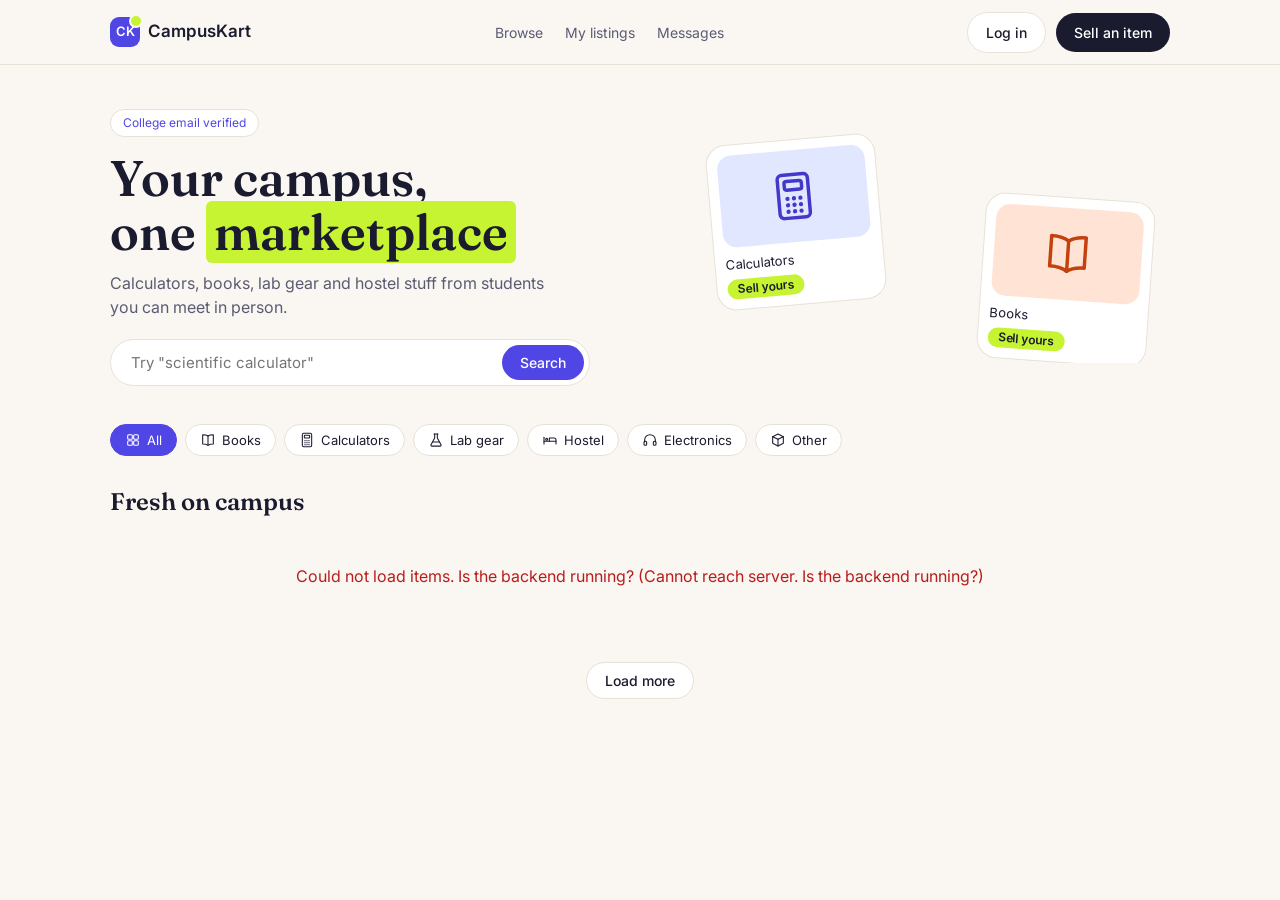
<file: frontend/index.html>
<!DOCTYPE html>
<html lang="en">
<head>
  <meta charset="UTF-8" />
  <meta name="viewport" content="width=device-width, initial-scale=1" />
  <title>CampusKart | Your campus marketplace</title>
  <link rel="preconnect" href="https://fonts.googleapis.com" />
  <link rel="preconnect" href="https://fonts.gstatic.com" crossorigin />
  <link
    href="https://fonts.googleapis.com/css2?family=Fraunces:wght@600&family=Inter:wght@400;500;600&display=swap"
    rel="stylesheet"
  />
  <link rel="stylesheet" href="css/styles.css" />
</head>
<body>
  <header class="nav">
    <div class="container nav-inner">
      <a href="index.html" class="logo"><span class="logo-mark">CK</span> CampusKart</a>
      <nav class="nav-links">
        <a href="index.html">Browse</a>
        <a href="my-listings.html">My listings</a>
        <a href="messages.html">Messages</a>
      </nav>
      <div>
        <div id="navAuth" class="nav-actions"></div>
      </div>
    </div>
  </header>

  <main class="container">
    <section class="hero">
      <div>
        <span class="badge">College email verified</span>
        <h1>Your campus,<br />one <span class="hl">marketplace</span></h1>
        <p>Calculators, books, lab gear and hostel stuff from students you can meet in person.</p>
        <form id="searchForm" class="search">
          <input id="searchInput" type="search" placeholder='Try "scientific calculator"' maxlength="100" />
          <button class="btn btn-brand" type="submit">Search</button>
        </form>
      </div>
      <div class="hero-art" aria-hidden="true">
        <div class="art-card art-a"><div class="pic" id="heroPicA"></div><div class="txt">Calculators</div><span class="tag-lime">Sell yours</span></div>
        <div class="art-card art-b"><div class="pic" id="heroPicB"></div><div class="txt">Books</div><span class="tag-lime">Sell yours</span></div>
      </div>
    </section>

    <div id="chips" class="chips"></div>

    <h2 class="section-title">Fresh on campus</h2>
    <div id="status" class="msg" hidden></div>
    <div id="grid" class="grid"></div>
    <div class="center"><button id="loadMore" class="btn btn-ghost" hidden>Load more</button></div>
  </main>

<!--<footer>CampusKart, a final-year project</footer>-->

  <script src="js/config.js"></script>
  <script src="js/api.js"></script>
  <script src="js/auth.js"></script>
  <script src="js/icons.js"></script>
  <script src="js/common.js"></script>
  <script src="js/home.js"></script>
</body>
</html>
</file>
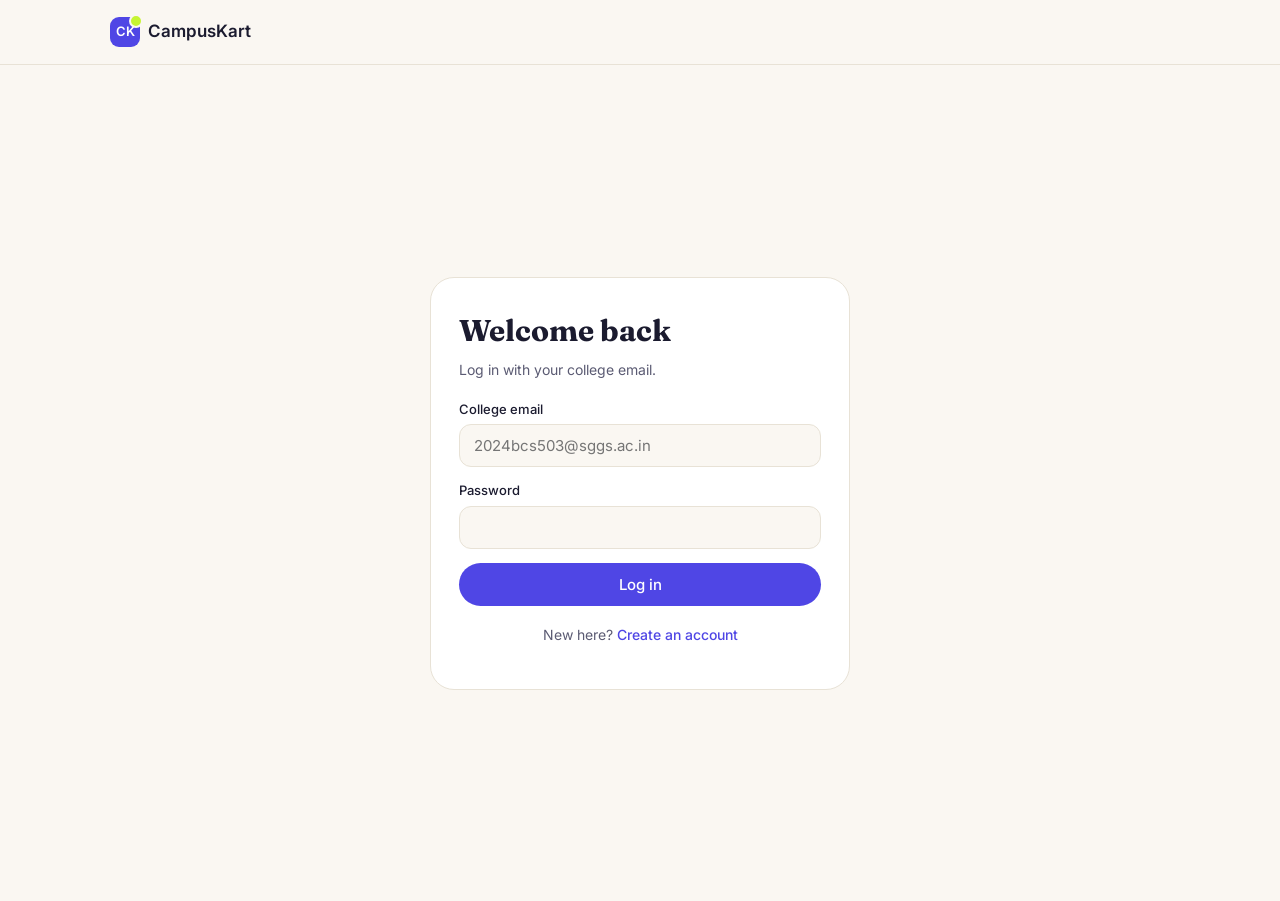
<file: frontend/chat.html>
<!DOCTYPE html>
<html lang="en">
<head>
  <meta charset="UTF-8" />
  <meta name="viewport" content="width=device-width, initial-scale=1" />
  <title>Chat | CampusKart</title>
  <link rel="preconnect" href="https://fonts.googleapis.com" />
  <link rel="preconnect" href="https://fonts.gstatic.com" crossorigin />
  <link href="https://fonts.googleapis.com/css2?family=Fraunces:wght@600&family=Inter:wght@400;500;600&display=swap" rel="stylesheet" />
  <link rel="stylesheet" href="css/styles.css" />
</head>
<body>
  <header class="nav">
    <div class="container nav-inner">
      <a href="index.html" class="logo"><span class="logo-mark">CK</span> CampusKart</a>
      <nav class="nav-links">
        <a href="index.html">Browse</a>
        <a href="my-listings.html">My listings</a>
        <a href="messages.html">Messages</a>
      </nav>
      <div id="navAuth" class="nav-actions"></div>
    </div>
  </header>

  <main class="container chat-wrap">
    <p class="back"><a href="messages.html">← All messages</a></p>
    <p id="pageStatus" class="msg">Loading...</p>

    <section id="chat" hidden>
      <a id="productBar" class="chat-product"></a>
      <div class="safety">Meet in a public place on campus, like the canteen or library. Never pay in advance. Do not share phone numbers or emails.</div>

      <div id="thread" class="thread" aria-live="polite"></div>

      <div id="sendError" class="form-msg error" hidden></div>
      <form id="sendForm" class="send-form">
        <textarea id="sendText" rows="1" maxlength="1000" placeholder="Type a message"></textarea>
        <button id="sendBtn" class="btn btn-brand" type="submit">Send</button>
      </form>
    </section>
  </main>

  <script src="js/config.js"></script>
  <script src="js/api.js"></script>
  <script src="js/auth.js"></script>
  <script src="js/icons.js"></script>
  <script src="js/common.js"></script>
  <script src="js/chat.js"></script>
</body>
</html>
</file>
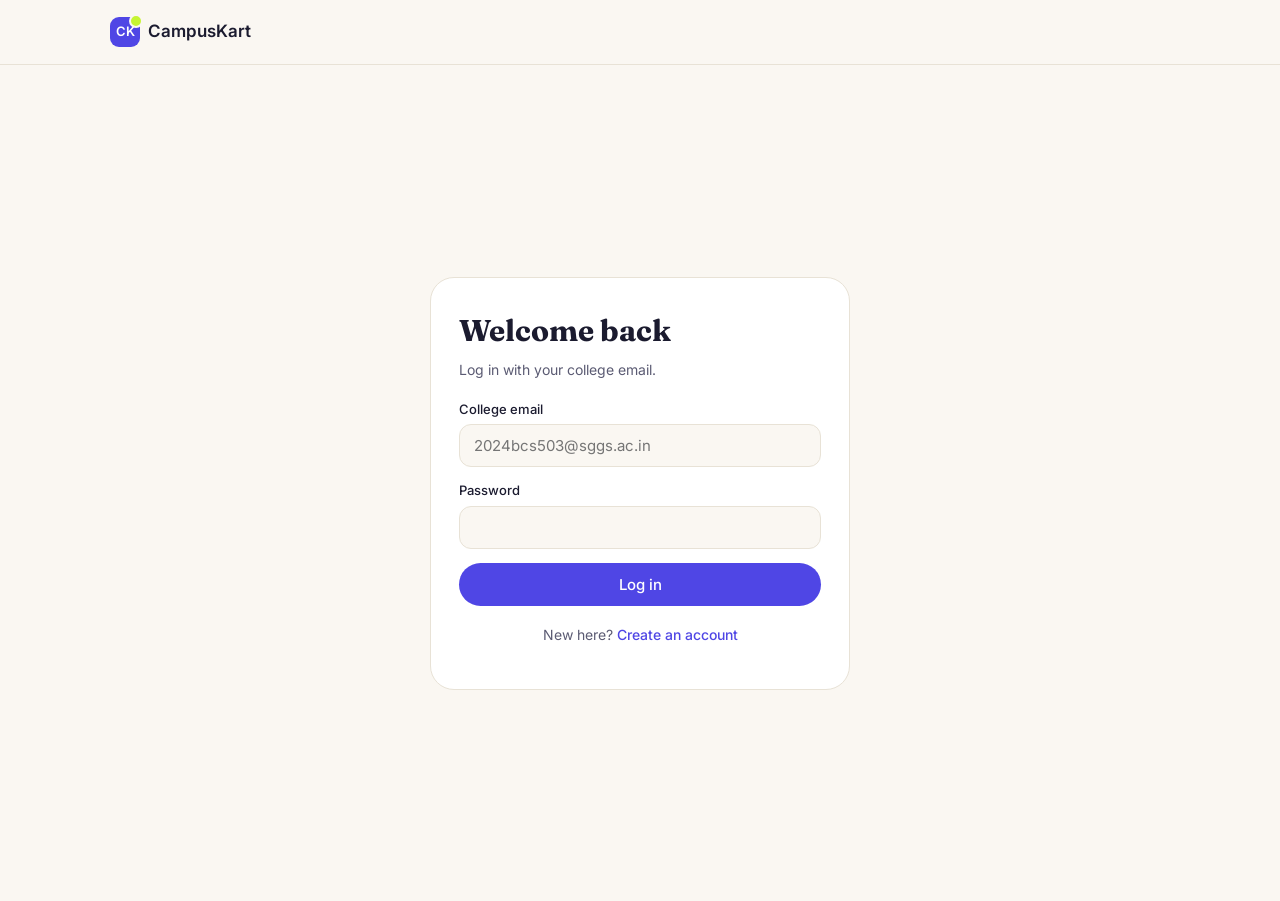
<file: frontend/login.html>
<!DOCTYPE html>
<html lang="en">
<head>
  <meta charset="UTF-8" />
  <meta name="viewport" content="width=device-width, initial-scale=1" />
  <title>Log in | CampusKart</title>
  <link rel="preconnect" href="https://fonts.googleapis.com" />
  <link rel="preconnect" href="https://fonts.gstatic.com" crossorigin />
  <link href="https://fonts.googleapis.com/css2?family=Fraunces:wght@600&family=Inter:wght@400;500;600&display=swap" rel="stylesheet" />
  <link rel="stylesheet" href="css/styles.css" />
</head>
<body>
  <header class="nav">
    <div class="container nav-inner">
      <a href="index.html" class="logo"><span class="logo-mark">CK</span> CampusKart</a>
    </div>
  </header>

  <main class="auth-wrap">
    <div class="auth-card">
      <h1>Welcome back</h1>
      <p class="sub">Log in with your college email.</p>

      <div id="msg" class="form-msg" hidden></div>

      <form id="loginForm" novalidate>
        <div class="field">
          <label for="email">College email</label>
          <input id="email" type="email" placeholder="2024bcs503@sggs.ac.in" autocomplete="email" required />
        </div>
        <div class="field">
          <label for="password">Password</label>
          <input id="password" type="password" autocomplete="current-password" required />
        </div>
        <button id="submitBtn" class="btn btn-brand btn-block" type="submit">Log in</button>
      </form>

      <p id="resendBox" class="auth-alt" hidden>
        Didn't get the verification email? <button id="resendBtn" class="linkbtn" type="button">Resend verification link</button>
      </p>
      <p class="auth-alt">New here? <a href="register.html">Create an account</a></p>
    </div>
  </main>

  <script src="js/config.js"></script>
  <script src="js/api.js"></script>
  <script src="js/auth.js"></script>
  <script src="js/login.js"></script>
</body>
</html>
</file>
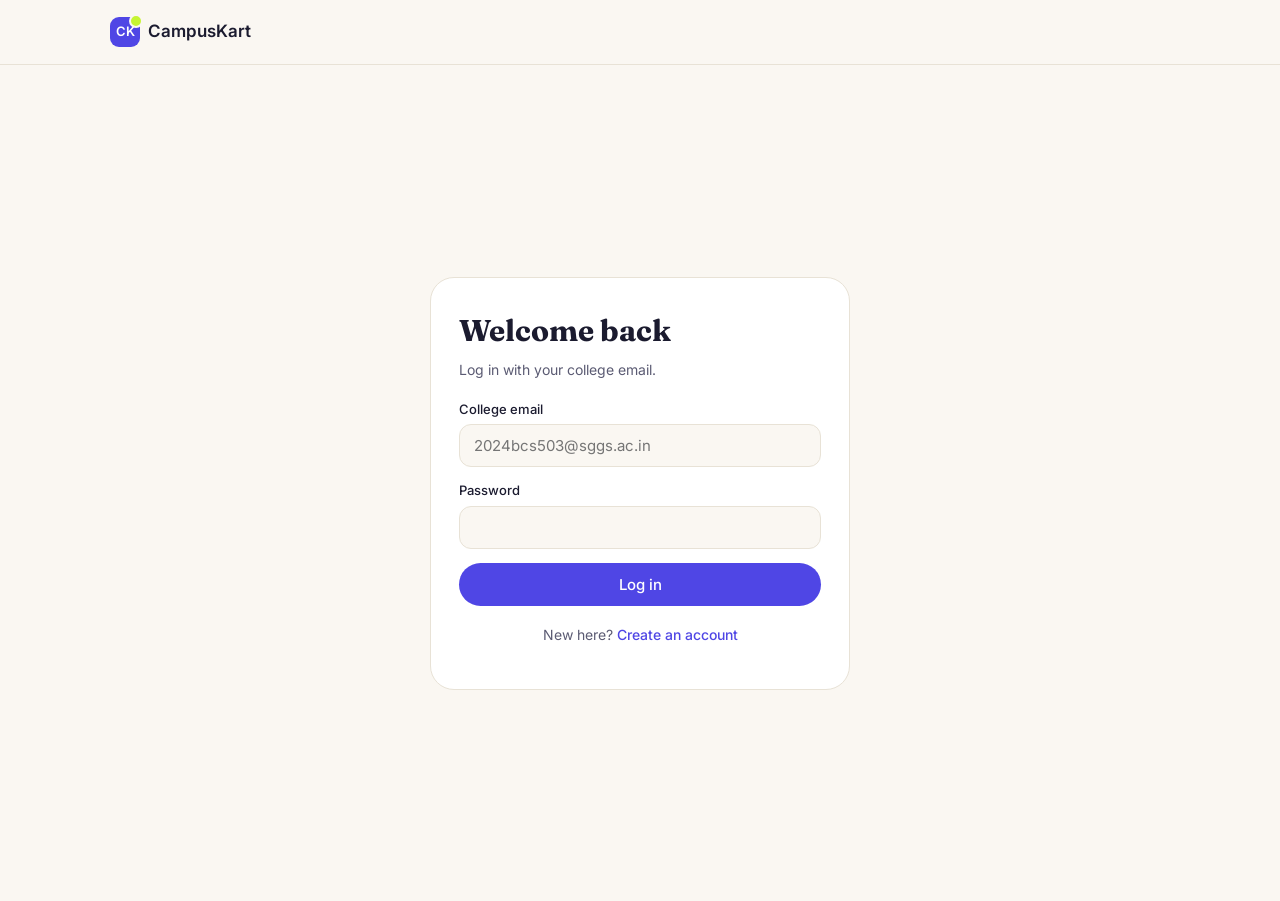
<file: frontend/messages.html>
<!DOCTYPE html>
<html lang="en">
<head>
  <meta charset="UTF-8" />
  <meta name="viewport" content="width=device-width, initial-scale=1" />
  <title>Messages | CampusKart</title>
  <link rel="preconnect" href="https://fonts.googleapis.com" />
  <link rel="preconnect" href="https://fonts.gstatic.com" crossorigin />
  <link href="https://fonts.googleapis.com/css2?family=Fraunces:wght@600&family=Inter:wght@400;500;600&display=swap" rel="stylesheet" />
  <link rel="stylesheet" href="css/styles.css" />
</head>
<body>
  <header class="nav">
    <div class="container nav-inner">
      <a href="index.html" class="logo"><span class="logo-mark">CK</span> CampusKart</a>
      <nav class="nav-links">
        <a href="index.html">Browse</a>
        <a href="my-listings.html">My listings</a>
        <a href="messages.html">Messages</a>
      </nav>
      <div id="navAuth" class="nav-actions"></div>
    </div>
  </header>

  <main class="container">
    <div class="page-head"><h1>Messages</h1></div>

    <div class="tabs">
      <button class="tab active" data-role="" type="button">All</button>
      <button class="tab" data-role="BUYING" type="button">Buying</button>
      <button class="tab" data-role="SELLING" type="button">Selling</button>
    </div>

    <p id="loading" class="msg">Loading...</p>
    <div id="list"></div>
    <div id="empty" class="msg" hidden>No conversations yet. Open an item and choose "Message seller" to start one.</div>
    <div class="center"><button id="loadMore" class="btn btn-ghost" hidden>Load more</button></div>
  </main>

  <script src="js/config.js"></script>
  <script src="js/api.js"></script>
  <script src="js/auth.js"></script>
  <script src="js/icons.js"></script>
  <script src="js/common.js"></script>
  <script src="js/messages.js"></script>
</body>
</html>
</file>
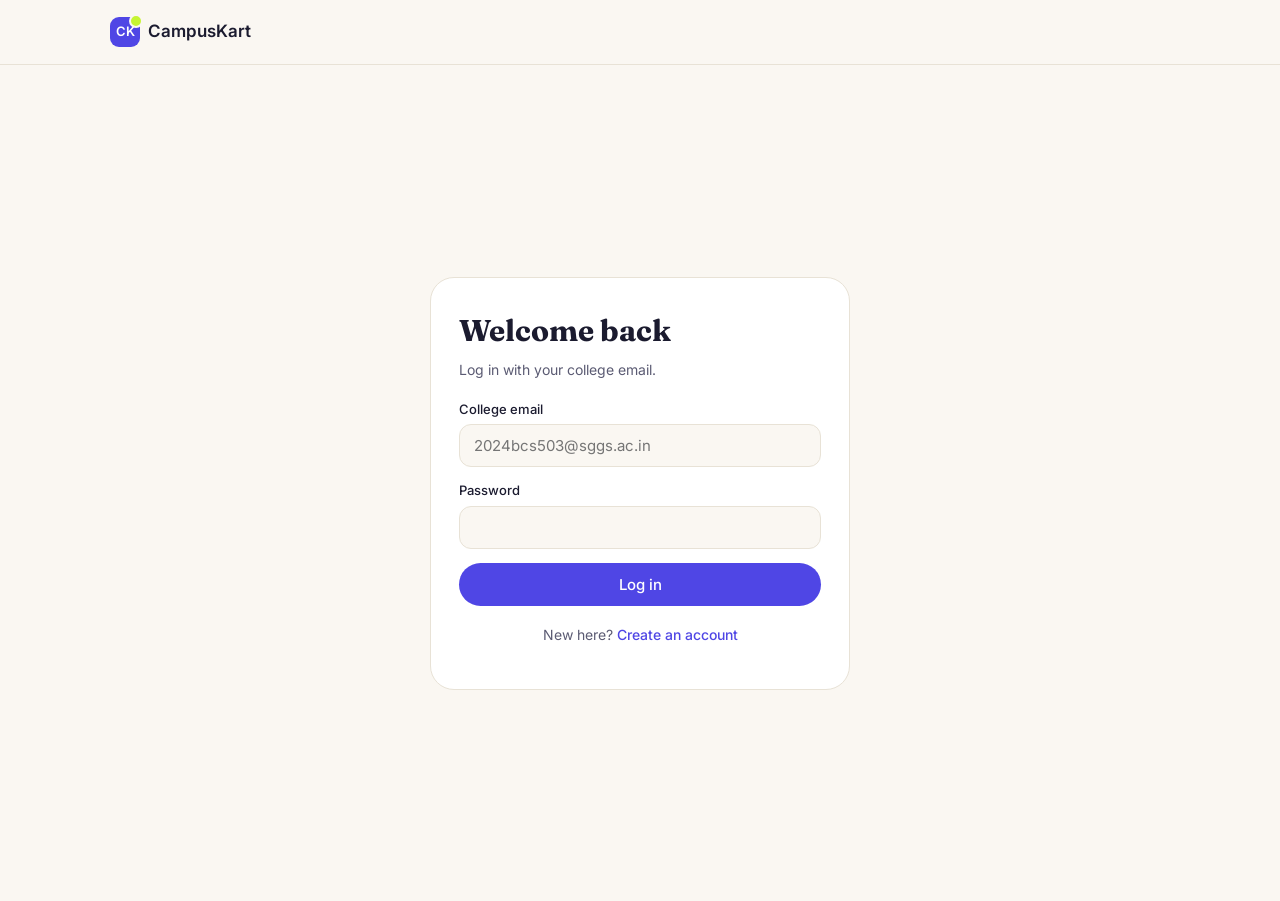
<file: frontend/my-listings.html>
<!DOCTYPE html>
<html lang="en">
<head>
  <meta charset="UTF-8" />
  <meta name="viewport" content="width=device-width, initial-scale=1" />
  <title>My listings | CampusKart</title>
  <link rel="preconnect" href="https://fonts.googleapis.com" />
  <link rel="preconnect" href="https://fonts.gstatic.com" crossorigin />
  <link href="https://fonts.googleapis.com/css2?family=Fraunces:wght@600&family=Inter:wght@400;500;600&display=swap" rel="stylesheet" />
  <link rel="stylesheet" href="css/styles.css" />
</head>
<body>
  <header class="nav">
    <div class="container nav-inner">
      <a href="index.html" class="logo"><span class="logo-mark">CK</span> CampusKart</a>
      <nav class="nav-links">
        <a href="index.html">Browse</a>
        <a href="my-listings.html">My listings</a>
        <a href="messages.html">Messages</a>
      </nav>
      <div id="navAuth" class="nav-actions"></div>
    </div>
  </header>

  <main class="container">
    <div class="page-head">
      <h1>My listings</h1>
      <a href="sell.html" class="btn btn-brand">Sell an item</a>
    </div>

    <div id="msg" class="form-msg" hidden></div>
    <p id="loading" class="msg">Loading...</p>
    <div id="list"></div>
    <div id="empty" class="msg" hidden>
      You have not listed anything yet. <a href="sell.html" class="linkbtn">Sell your first item</a>
    </div>
    <div class="center"><button id="loadMore" class="btn btn-ghost" hidden>Load more</button></div>
  </main>

  <dialog id="editDialog">
    <form id="editForm" class="dialog-body" novalidate>
      <h2>Edit item</h2>
      <div id="editMsg" class="form-msg error" hidden></div>

      <div class="field">
        <label for="eTitle">Title</label>
        <input id="eTitle" type="text" maxlength="150" required />
      </div>

      <div class="two-col">
        <div class="field">
          <label for="eCategory">Category</label>
          <select id="eCategory">
            <option value="BOOKS">Books</option>
            <option value="CALCULATORS">Calculators</option>
            <option value="LAB_GEAR">Lab gear</option>
            <option value="HOSTEL">Hostel</option>
            <option value="ELECTRONICS">Electronics</option>
            <option value="OTHER">Other</option>
          </select>
        </div>
        <div class="field">
          <label for="eCondition">Condition</label>
          <select id="eCondition">
            <option value="NEW">New</option>
            <option value="LIKE_NEW">Like new</option>
            <option value="GOOD">Good</option>
            <option value="FAIR">Fair</option>
          </select>
        </div>
      </div>

      <div class="field">
        <label for="ePrice">Price (₹)</label>
        <input id="ePrice" type="text" inputmode="decimal" required />
      </div>

      <div class="field">
        <label for="eDesc">Description</label>
        <textarea id="eDesc" rows="5" maxlength="2000" required></textarea>
        <div class="hint">Photos cannot be changed yet.</div>
      </div>

      <div class="dialog-actions">
        <button id="cancelBtn" class="btn btn-ghost" type="button">Cancel</button>
        <button id="saveBtn" class="btn btn-brand" type="submit">Save changes</button>
      </div>
    </form>
  </dialog>

  <script src="js/config.js"></script>
  <script src="js/api.js"></script>
  <script src="js/auth.js"></script>
  <script src="js/icons.js"></script>
  <script src="js/common.js"></script>
  <script src="js/my-listings.js"></script>
</body>
</html>
</file>
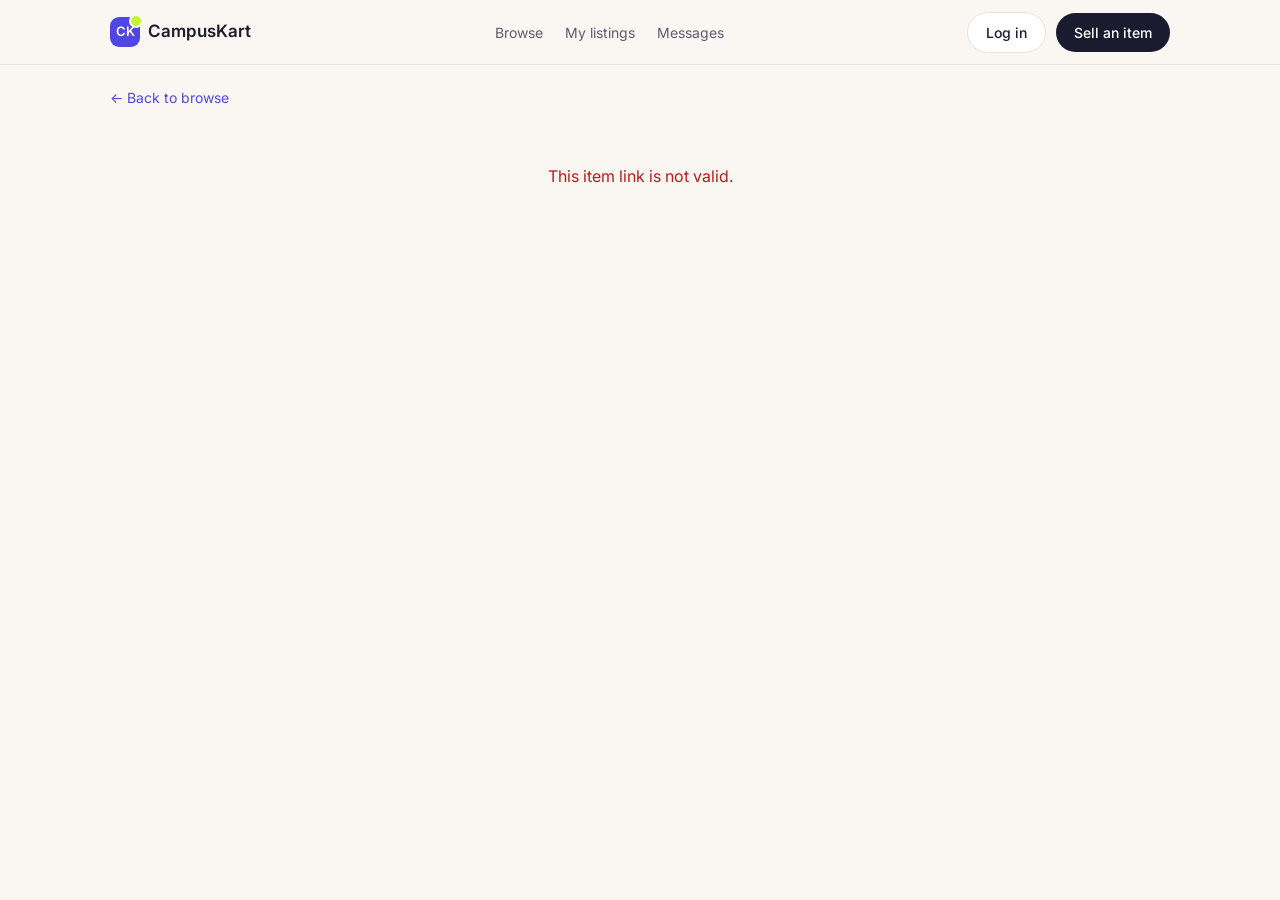
<file: frontend/product.html>
<!DOCTYPE html>
<html lang="en">
<head>
  <meta charset="UTF-8" />
  <meta name="viewport" content="width=device-width, initial-scale=1" />
  <title>Item | CampusKart</title>
  <link rel="preconnect" href="https://fonts.googleapis.com" />
  <link rel="preconnect" href="https://fonts.gstatic.com" crossorigin />
  <link href="https://fonts.googleapis.com/css2?family=Fraunces:wght@600&family=Inter:wght@400;500;600&display=swap" rel="stylesheet" />
  <link rel="stylesheet" href="css/styles.css" />
</head>
<body>
  <header class="nav">
    <div class="container nav-inner">
      <a href="index.html" class="logo"><span class="logo-mark">CK</span> CampusKart</a>
      <nav class="nav-links">
        <a href="index.html">Browse</a>
        <a href="my-listings.html">My listings</a>
        <a href="messages.html">Messages</a>
      </nav>
      <div id="navAuth" class="nav-actions"></div>
    </div>
  </header>

  <main class="container">
    <p class="back"><a href="index.html">← Back to browse</a></p>
    <p id="pageStatus" class="msg">Loading...</p>
    <div id="productBox"></div>
  </main>
    <dialog id="msgDialog">
    <form id="msgForm" class="dialog-body" novalidate>
      <h2>Message seller</h2>
      <p id="msgFor" class="sub"></p>
      <div id="msgError" class="form-msg error" hidden></div>
      <div class="field">
        <label for="msgText">Your message</label>
        <textarea id="msgText" rows="4" maxlength="1000"></textarea>
        <div class="hint">Phone numbers and email addresses are not allowed in chat. Meet in a public place on campus.</div>
      </div>
      <div class="dialog-actions">
        <button id="msgCancel" class="btn btn-ghost" type="button">Cancel</button>
        <button id="msgSend" class="btn btn-brand" type="submit">Send message</button>
      </div>
    </form>
  </dialog>

  <script src="js/config.js"></script>
  <script src="js/api.js"></script>
  <script src="js/auth.js"></script>
  <script src="js/icons.js"></script>
  <script src="js/common.js"></script>
  <script src="js/product.js"></script>
</body>
</html>
</file>
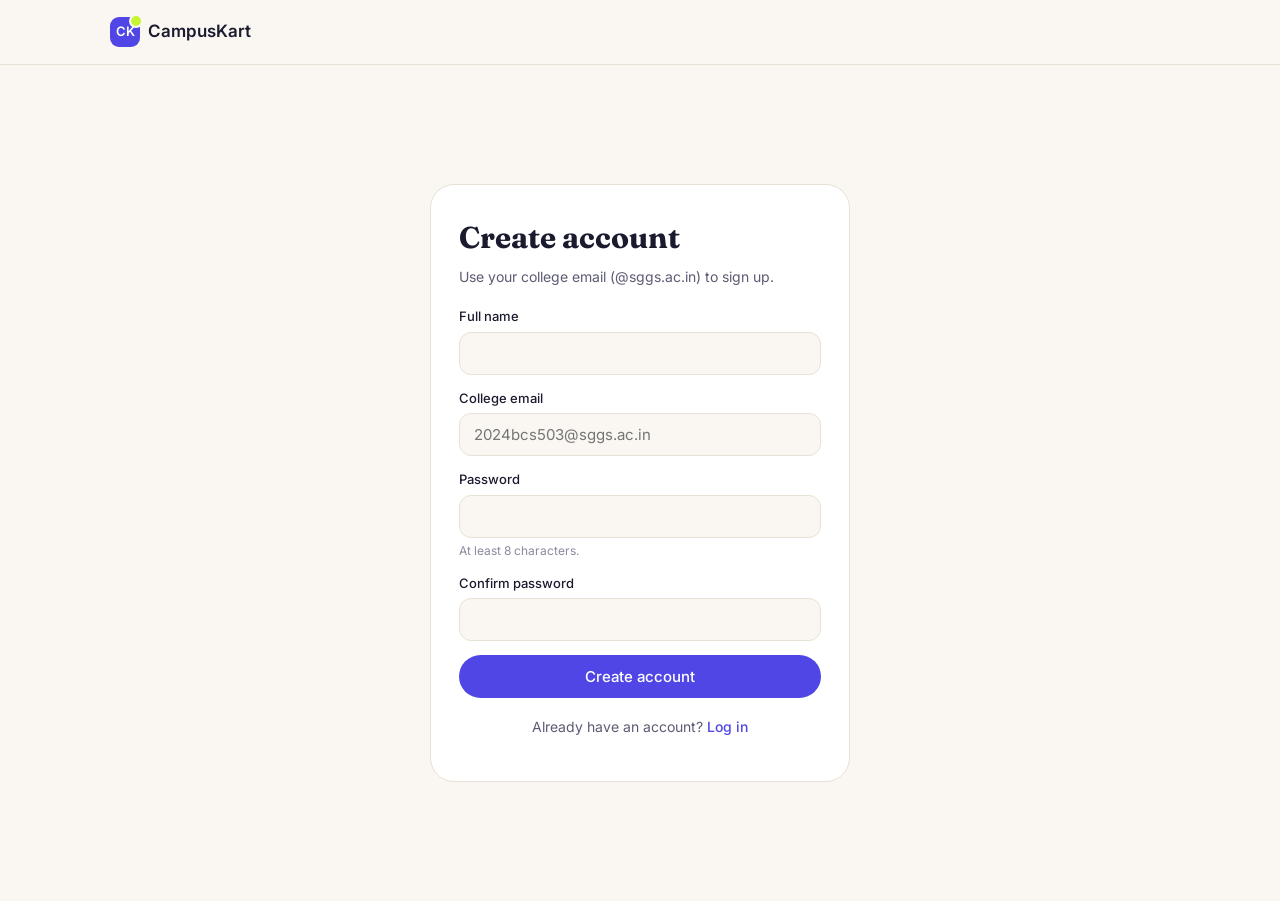
<file: frontend/register.html>
<!DOCTYPE html>
<html lang="en">
<head>
  <meta charset="UTF-8" />
  <meta name="viewport" content="width=device-width, initial-scale=1" />
  <title>Create account | CampusKart</title>
  <link rel="preconnect" href="https://fonts.googleapis.com" />
  <link rel="preconnect" href="https://fonts.gstatic.com" crossorigin />
  <link href="https://fonts.googleapis.com/css2?family=Fraunces:wght@600&family=Inter:wght@400;500;600&display=swap" rel="stylesheet" />
  <link rel="stylesheet" href="css/styles.css" />
</head>
<body>
  <header class="nav">
    <div class="container nav-inner">
      <a href="index.html" class="logo"><span class="logo-mark">CK</span> CampusKart</a>
    </div>
  </header>

  <main class="auth-wrap">
    <div class="auth-card">
      <div id="formBox">
        <h1>Create account</h1>
        <p class="sub">Use your college email (@sggs.ac.in) to sign up.</p>

        <div id="msg" class="form-msg" hidden></div>

        <form id="registerForm" novalidate>
          <div class="field">
            <label for="fullName">Full name</label>
            <input id="fullName" type="text" maxlength="100" autocomplete="name" required />
          </div>
          <div class="field">
            <label for="email">College email</label>
            <input id="email" type="email" placeholder="2024bcs503@sggs.ac.in" autocomplete="email" required />
          </div>
          <div class="field">
            <label for="password">Password</label>
            <input id="password" type="password" minlength="8" maxlength="72" autocomplete="new-password" required />
            <div class="hint">At least 8 characters.</div>
          </div>
          <div class="field">
            <label for="confirm">Confirm password</label>
            <input id="confirm" type="password" autocomplete="new-password" required />
          </div>
          <button id="submitBtn" class="btn btn-brand btn-block" type="submit">Create account</button>
        </form>
        <p class="auth-alt">Already have an account? <a href="login.html">Log in</a></p>
      </div>

      <div id="doneBox" class="center-text" hidden>
        <h1>Check your email</h1>
        <p class="sub">We sent a verification link to your college email. It is valid for 30 minutes.</p>
        <div class="form-msg success">Development mode: the link is printed in the backend terminal instead of being emailed.</div>
        <p class="auth-alt">Link nahi mili? <button id="resendBtn" class="linkbtn" type="button">Resend</button></p>
        <p id="resendMsg" class="auth-alt" hidden></p>
      </div>
    </div>
  </main>

  <script src="js/config.js"></script>
  <script src="js/api.js"></script>
  <script src="js/auth.js"></script>
  <script src="js/register.js"></script>
</body>
</html>
</file>
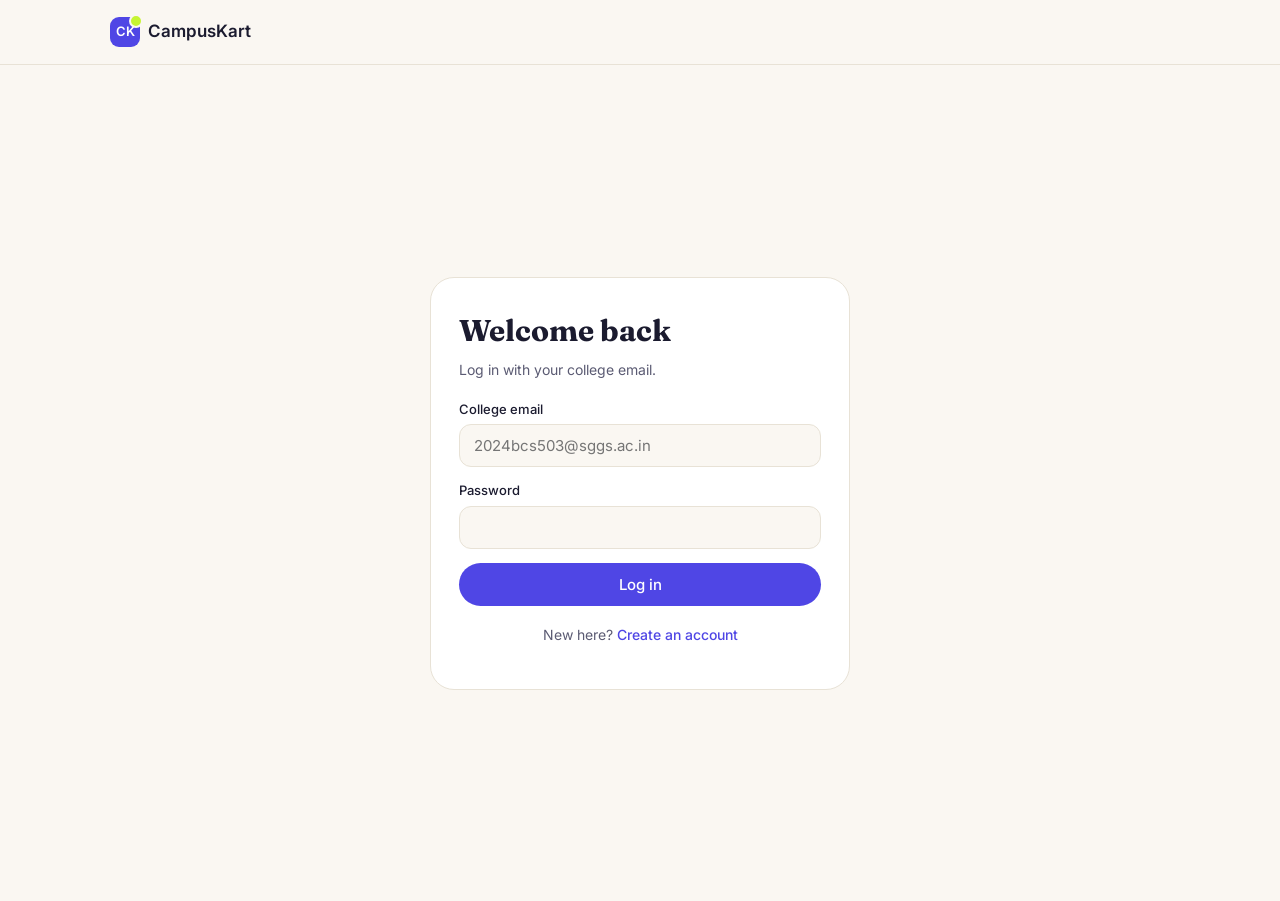
<file: frontend/sell.html>
<!DOCTYPE html>
<html lang="en">
<head>
  <meta charset="UTF-8" />
  <meta name="viewport" content="width=device-width, initial-scale=1" />
  <title>Sell an item | CampusKart</title>
  <link rel="preconnect" href="https://fonts.googleapis.com" />
  <link rel="preconnect" href="https://fonts.gstatic.com" crossorigin />
  <link href="https://fonts.googleapis.com/css2?family=Fraunces:wght@600&family=Inter:wght@400;500;600&display=swap" rel="stylesheet" />
  <link rel="stylesheet" href="css/styles.css" />
</head>
<body>
  <header class="nav">
    <div class="container nav-inner">
      <a href="index.html" class="logo"><span class="logo-mark">CK</span> CampusKart</a>
      <nav class="nav-links">
        <a href="index.html">Browse</a>
        <a href="my-listings.html">My listings</a>
        <a href="messages.html">Messages</a>
      </nav>
      <div id="navAuth" class="nav-actions"></div>
    </div>
  </header>

  <main class="auth-wrap">
    <div class="auth-card form-card">
      <h1>Sell an item</h1>
      <p class="sub">Add accurate details and real photos. Deals happen in person on campus.</p>

      <div id="msg" class="form-msg" hidden></div>

      <form id="sellForm" novalidate>
        <div class="field">
          <label>Photos <span class="muted">(1 to 5, up to 5 MB each)</span></label>
          <button id="addPhotos" class="dropzone" type="button">+ Add photos</button>
          <input id="photoInput" type="file" accept="image/jpeg,image/png,image/webp" multiple hidden />
          <div id="previews" class="previews"></div>
          <div class="hint">JPEG, PNG or WebP. The first photo is used as the cover.</div>
        </div>

        <div class="field">
          <label for="title">Title</label>
          <input id="title" type="text" maxlength="150" placeholder="Casio fx-991EX Calculator" required />
        </div>

        <div class="two-col">
          <div class="field">
            <label for="category">Category</label>
            <select id="category" required>
              <option value="">Choose...</option>
              <option value="BOOKS">Books</option>
              <option value="CALCULATORS">Calculators</option>
              <option value="LAB_GEAR">Lab gear</option>
              <option value="HOSTEL">Hostel</option>
              <option value="ELECTRONICS">Electronics</option>
              <option value="OTHER">Other</option>
            </select>
          </div>
          <div class="field">
            <label for="itemCondition">Condition</label>
            <select id="itemCondition">
              <option value="NEW">New</option>
              <option value="LIKE_NEW">Like new</option>
              <option value="GOOD" selected>Good</option>
              <option value="FAIR">Fair</option>
            </select>
          </div>
        </div>

        <div class="field">
          <label for="price">Price (₹)</label>
          <input id="price" type="text" inputmode="decimal" placeholder="650" required />
          <div class="hint">Maximum ₹1,00,000, up to 2 decimal places.</div>
        </div>

        <div class="field">
          <label for="description">Description</label>
          <textarea id="description" rows="5" maxlength="2000" placeholder="How old is it, what's included, where can you meet?" required></textarea>
          <div class="hint"><span id="counter">0</span> / 2000</div>
        </div>

        <button id="submitBtn" class="btn btn-brand btn-block" type="submit">Post item</button>
      </form>
    </div>
  </main>

  <script src="js/config.js"></script>
  <script src="js/api.js"></script>
  <script src="js/auth.js"></script>
  <script src="js/sell.js"></script>
</body>
</html>
</file>
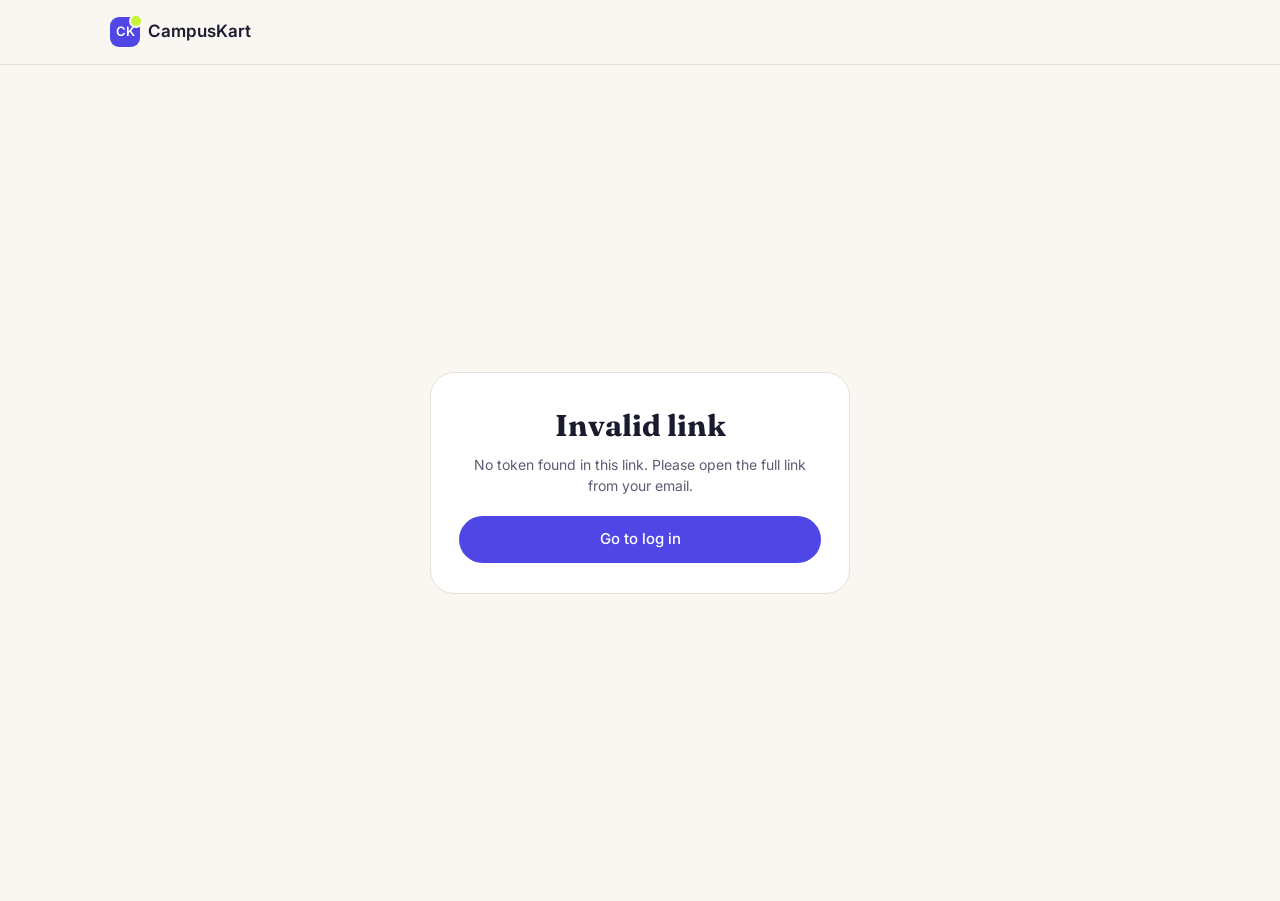
<file: frontend/verify.html>
<!DOCTYPE html>
<html lang="en">
<head>
  <meta charset="UTF-8" />
  <meta name="viewport" content="width=device-width, initial-scale=1" />
  <title>Verify email | CampusKart</title>
  <link rel="preconnect" href="https://fonts.googleapis.com" />
  <link rel="preconnect" href="https://fonts.gstatic.com" crossorigin />
  <link href="https://fonts.googleapis.com/css2?family=Fraunces:wght@600&family=Inter:wght@400;500;600&display=swap" rel="stylesheet" />
  <link rel="stylesheet" href="css/styles.css" />
</head>
<body>
  <header class="nav">
    <div class="container nav-inner">
      <a href="index.html" class="logo"><span class="logo-mark">CK</span> CampusKart</a>
    </div>
  </header>

  <main class="auth-wrap">
    <div class="auth-card center-text">
      <h1 id="title">Verifying...</h1>
      <p id="text" class="sub">Just a moment, we are verifying your email.</p>
      <a id="loginLink" href="login.html" class="btn btn-brand btn-block" hidden>Go to log in</a>
    </div>
  </main>

  <script src="js/config.js"></script>
  <script src="js/api.js"></script>
  <script src="js/auth.js"></script>
  <script src="js/verify.js"></script>
</body>
</html>
</file>
<file: frontend/css/styles.css>
:root {
  --bg: #faf7f2;
  --ink: #1b1b2f;
  --muted: #5b5b73;
  --soft: #8a8aa0;
  --line: #e8e2d6;
  --card: #ffffff;
  --brand: #4f46e5;
  --brand-dark: #4338ca;
  --lime: #c6f432;
  --font-body: "Inter", system-ui, -apple-system, "Segoe UI", sans-serif;
  --font-head: "Fraunces", Georgia, "Times New Roman", serif;
}


* { box-sizing: border-box; }

html { overflow-x: clip; }

body {
  margin: 0;
  background: var(--bg);
  color: var(--ink);
  font-family: var(--font-body);
  line-height: 1.5;
  overflow-x: clip;
  overflow-wrap: anywhere;
}

a { color: inherit; text-decoration: none; }
button { font-family: inherit; cursor: pointer; }

.container { max-width: 1100px; margin: 0 auto; padding: 0 20px; }

/* ---------- Navbar ---------- */
.nav {
  position: sticky; top: 0; z-index: 10;
  background: rgba(250, 247, 242, 0.92);
  backdrop-filter: blur(8px);
  border-bottom: 1px solid var(--line);
}
.nav-inner { display: flex; align-items: center; gap: 16px; height: 64px; }
.logo { display: flex; align-items: center; gap: 8px; font-weight: 600; font-size: 17px; }
.logo-mark {
  position: relative; width: 30px; height: 30px; border-radius: 9px;
  background: var(--brand); color: #fff;
  display: flex; align-items: center; justify-content: center;
  font-size: 13px; font-weight: 600;
}
.logo-mark::after {
  content: ""; position: absolute; top: -3px; right: -3px;
  width: 10px; height: 10px; border-radius: 50%;
  background: var(--lime); border: 2px solid var(--bg);
}
.nav-links { flex: 1; display: flex; justify-content: center; gap: 22px; font-size: 14px; color: var(--muted); }
.nav-links a:hover { color: var(--ink); }

.btn {
  display: inline-block; border: 0; border-radius: 24px;
  padding: 9px 18px; font-size: 14px; font-weight: 500;
}
.btn-dark { background: var(--ink); color: #fff; }
.btn-brand { background: var(--brand); color: #fff; }
.btn-brand:hover { background: var(--brand-dark); }
.btn-ghost { background: #fff; border: 1px solid var(--line); color: var(--ink); }

/* ---------- Hero ---------- */
.hero { display: grid; grid-template-columns: 1.15fr 1fr; gap: 32px; align-items: center; padding: 44px 0 20px; }
.badge {
  display: inline-block; background: #fff; border: 1px solid var(--line);
  border-radius: 20px; padding: 4px 12px; font-size: 12px; color: var(--brand);
}
.hero h1 {
  font-family: var(--font-head); font-weight: 600;
  font-size: clamp(32px, 5vw, 50px); line-height: 1.08; margin: 14px 0 12px;
}
.hl { background: var(--lime); padding: 0 8px; border-radius: 6px; }
.hero p { color: var(--muted); font-size: 16px; margin: 0 0 20px; max-width: 460px; }

.search {
  display: flex; align-items: center; gap: 8px; background: #fff;
  border: 1px solid var(--line); border-radius: 32px; padding: 5px 5px 5px 18px;
  max-width: 480px;
}
.search input { flex: 1; border: 0; outline: 0; font-size: 15px; background: transparent; font-family: inherit; min-width: 0; }

.hero-art { position: relative; height: 230px; }
.art-card {
  position: absolute; width: 170px; background: #fff; border: 1px solid var(--line);
  border-radius: 20px; padding: 10px;
}
.art-card .pic { height: 92px; border-radius: 14px; display: flex; align-items: center; justify-content: center; font-size: 38px; }
.art-card .txt { font-size: 13px; margin-top: 8px; }
.art-a { left: 4%; top: 6px; transform: rotate(-5deg); }
.art-a .pic { background: #e0e7ff; }
.art-b { right: 4%; bottom: 0; transform: rotate(4deg); }
.art-b .pic { background: #ffe4d6; }
.tag-lime { display: inline-block; margin-top: 4px; background: var(--lime); border-radius: 12px; padding: 1px 10px; font-size: 12px; font-weight: 600; }

/* ---------- Chips ---------- */
.chips { display: flex; gap: 8px; flex-wrap: wrap; padding: 18px 0 6px; }
.chip {
  display: inline-flex; align-items: center; gap: 6px; background: #fff;
  border: 1px solid var(--line); border-radius: 22px; padding: 7px 14px;
  font-size: 13px; color: var(--ink);
}
.chip:hover { border-color: var(--brand); }
.chip.active { background: var(--brand); border-color: var(--brand); color: #fff; }

/* ---------- Section + grid ---------- */
.section-title { font-family: var(--font-head); font-size: 24px; font-weight: 600; margin: 22px 0 4px; }
.grid { display: grid; grid-template-columns: repeat(auto-fill, minmax(220px, 1fr)); gap: 18px; padding: 14px 0 20px; }

.card { background: var(--card); border: 1px solid var(--line); border-radius: 20px; padding: 10px; transition: transform 0.15s ease; }
.card:hover { transform: translateY(-3px); }
.card .pic { position: relative; height: 130px; border-radius: 14px; display: flex; align-items: center; justify-content: center; font-size: 46px; }
.cond { position: absolute; left: 8px; bottom: 8px; background: #fff; border-radius: 10px; padding: 1px 9px; font-size: 11px; color: var(--brand-dark); }
.card .body { padding: 10px 6px 4px; }
.card .title { font-size: 15px; font-weight: 500; overflow: hidden; text-overflow: ellipsis; white-space: nowrap; }
.card .row { display: flex; justify-content: space-between; align-items: center; margin-top: 6px; }
.card .price { font-size: 18px; font-weight: 600; }
.status { font-size: 11px; border-radius: 12px; padding: 2px 10px; }
.status.AVAILABLE { background: #d1fae5; color: #047857; }
.status.RESERVED { background: #fef3c7; color: #92400e; }
.status.SOLD { background: #fee2e2; color: #991b1b; }
.card .meta { font-size: 12px; color: var(--soft); margin-top: 8px; }

.msg { text-align: center; color: var(--muted); padding: 40px 0; }
.msg.error { color: #b91c1c; }
.center { text-align: center; padding-bottom: 50px; }

footer { border-top: 1px solid var(--line); padding: 22px 0; color: var(--soft); font-size: 13px; text-align: center; }

/* ---------- Mobile ---------- */
@media (max-width: 760px) {
  .hero { grid-template-columns: 1fr; padding-top: 26px; }
  .hero-art { display: none; }
  .nav-links { display: none; }
  .nav-inner { justify-content: space-between; }
}
.ico { display: inline-flex; align-items: center; }
.ico svg { display: block; }
/* ---------- Navbar actions ---------- */
.nav-actions { display: flex; align-items: center; gap: 10px; }
.hello { font-size: 14px; color: var(--muted); }

/* ---------- Auth pages ---------- */
.auth-wrap { min-height: calc(100vh - 64px); display: flex; align-items: center; justify-content: center; padding: 30px 20px; }
.auth-card { width: 100%; max-width: 420px; background: #fff; border: 1px solid var(--line); border-radius: 24px; padding: 30px 28px; }
.auth-card h1 { font-family: var(--font-head); font-size: 30px; margin: 0 0 6px; }
.auth-card .sub { color: var(--muted); font-size: 14px; margin: 0 0 20px; }
.field { margin-bottom: 14px; }
.field label { display: block; font-size: 13px; font-weight: 500; margin-bottom: 5px; }
.field input { width: 100%; border: 1px solid var(--line); border-radius: 12px; padding: 11px 14px; font-size: 15px; font-family: inherit; background: var(--bg); outline: 0; }
.field input:focus { border-color: var(--brand); background: #fff; }
.field .hint { font-size: 12px; color: var(--soft); margin-top: 4px; }
.auth-card .btn-block { width: 100%; padding: 12px; font-size: 15px; }
.form-msg { border-radius: 12px; padding: 10px 14px; font-size: 14px; margin-bottom: 14px; }
.form-msg.error { background: #fee2e2; color: #991b1b; }
.form-msg.success { background: #d1fae5; color: #065f46; }
.auth-alt { text-align: center; font-size: 14px; color: var(--muted); margin-top: 18px; }
.auth-alt a, .linkbtn { color: var(--brand); font-weight: 500; }
.linkbtn { background: none; border: 0; padding: 0; font-size: 14px; text-decoration: underline; }
.center-text { text-align: center; }
/* ---------- Overflow fix (page side me na khiske) ---------- */
.container { width: 100%; }
.hero > * { min-width: 0; }
.hero-art { overflow: hidden; }
.grid > * { min-width: 0; }
.card { min-width: 0; overflow: hidden; }
.card .body { min-width: 0; }
.card .title { max-width: 100%; }
.nav-inner > * { min-width: 0; }
.chips { max-width: 100%; }
img, svg { max-width: 100%; }
/* ---------- Sell form ---------- */
.form-card { max-width: 640px; }
.two-col { display: grid; grid-template-columns: 1fr 1fr; gap: 14px; }
.two-col > * { min-width: 0; }
.field select,
.field textarea {
  width: 100%; border: 1px solid var(--line); border-radius: 12px;
  padding: 11px 14px; font-size: 15px; font-family: inherit;
  background: var(--bg); outline: 0; color: var(--ink);
}
.field select:focus,
.field textarea:focus { border-color: var(--brand); background: #fff; }
.field textarea { resize: vertical; min-height: 110px; }

@media (max-width: 560px) {
  .two-col { grid-template-columns: 1fr; }
}
/* ---------- Photo picker ---------- */
.muted { color: var(--soft); font-weight: 400; }
.dropzone {
  width: 100%; border: 2px dashed var(--line); border-radius: 14px;
  background: var(--bg); padding: 18px; font-family: inherit; font-size: 14px; color: var(--muted);
}
.dropzone:hover { border-color: var(--brand); color: var(--brand); }
.previews { display: grid; grid-template-columns: repeat(auto-fill, minmax(96px, 1fr)); gap: 10px; margin-top: 10px; }
.previews:empty { margin-top: 0; }
.thumb { position: relative; aspect-ratio: 1; border-radius: 12px; overflow: hidden; border: 1px solid var(--line); background: #fff; }
.thumb img { width: 100%; height: 100%; object-fit: cover; display: block; }
.thumb .rm {
  position: absolute; top: 4px; right: 4px; width: 24px; height: 24px; border: 0;
  border-radius: 50%; background: rgba(27, 27, 47, 0.8); color: #fff; font-size: 16px; line-height: 1;
}
.thumb .cover { position: absolute; left: 4px; bottom: 4px; background: #fff; border-radius: 8px; padding: 0 6px; font-size: 11px; color: var(--brand-dark); }

/* ---------- Product card photos ---------- */
.card .pic img { position: absolute; inset: 0; width: 100%; height: 100%; object-fit: cover; border-radius: 14px; }
/* ---------- Clickable cards ---------- */
a.card { display: block; color: inherit; }
.btn:disabled { opacity: 0.5; cursor: not-allowed; }
.btn-sm { padding: 6px 14px; font-size: 13px; }
.btn-danger { background: #fff; border: 1px solid #fecaca; color: #b91c1c; }
.btn-danger:hover { background: #fee2e2; }

/* ---------- Page header ---------- */
.page-head { display: flex; align-items: center; justify-content: space-between; gap: 12px; flex-wrap: wrap; padding: 30px 0 14px; }
.page-head h1 { font-family: var(--font-head); font-size: 32px; margin: 0; }
.back { margin: 22px 0 8px; font-size: 14px; }
.back a { color: var(--brand); }

/* ---------- My listings ---------- */
.item { display: grid; grid-template-columns: 84px minmax(0, 1fr) auto; gap: 14px; align-items: center; background: #fff; border: 1px solid var(--line); border-radius: 18px; padding: 10px; margin-bottom: 12px; }
.item-pic { position: relative; width: 84px; height: 84px; border-radius: 12px; overflow: hidden; display: flex; align-items: center; justify-content: center; }
.item-pic img { position: absolute; inset: 0; width: 100%; height: 100%; object-fit: cover; }
.item-info { min-width: 0; }
.item-title { display: block; font-weight: 500; overflow: hidden; text-overflow: ellipsis; white-space: nowrap; }
.item-title:hover { color: var(--brand); }
.item-price { font-weight: 600; margin-top: 2px; }
.item-meta { font-size: 12px; color: var(--soft); margin-top: 2px; }
.item-actions { display: flex; align-items: center; gap: 8px; flex-wrap: wrap; justify-content: flex-end; }
.status-select { border: 1px solid var(--line); border-radius: 20px; padding: 6px 10px; font-size: 13px; font-family: inherit; background: var(--bg); }
.status-select.AVAILABLE { background: #d1fae5; color: #047857; border-color: #a7f3d0; }
.status-select.RESERVED { background: #fef3c7; color: #92400e; border-color: #fde68a; }
.status-select.SOLD { background: #fee2e2; color: #991b1b; border-color: #fecaca; }

@media (max-width: 620px) {
  .item { grid-template-columns: 70px minmax(0, 1fr); }
  .item-pic { width: 70px; height: 70px; }
  .item-actions { grid-column: 1 / -1; justify-content: flex-start; }
}

/* ---------- Edit dialog ---------- */
dialog { border: 0; border-radius: 22px; padding: 0; width: calc(100% - 32px); max-width: 520px; color: var(--ink); }
dialog::backdrop { background: rgba(27, 27, 47, 0.45); }
.dialog-body { padding: 26px; }
.dialog-body h2 { font-family: var(--font-head); font-size: 24px; margin: 0 0 14px; }
.dialog-actions { display: flex; justify-content: flex-end; gap: 10px; margin-top: 6px; }

/* ---------- Product details ---------- */
.product-grid { display: grid; grid-template-columns: minmax(0, 1.1fr) minmax(0, 1fr); gap: 32px; padding: 10px 0 50px; align-items: start; }
.gallery-main { position: relative; aspect-ratio: 4 / 3; border-radius: 20px; overflow: hidden; border: 1px solid var(--line); background: #fff; display: flex; align-items: center; justify-content: center; }
.gallery-main img { width: 100%; height: 100%; object-fit: cover; display: block; }
.gallery-thumbs { display: flex; gap: 8px; margin-top: 10px; flex-wrap: wrap; }
.gthumb { width: 64px; height: 64px; padding: 0; border: 2px solid transparent; border-radius: 12px; overflow: hidden; background: #fff; }
.gthumb img { width: 100%; height: 100%; object-fit: cover; display: block; }
.gthumb.active { border-color: var(--brand); }
.chip.static { cursor: default; }
.product-title { font-family: var(--font-head); font-size: clamp(26px, 4vw, 36px); line-height: 1.15; margin: 12px 0 6px; }
.product-price { font-size: 30px; font-weight: 600; }
.product-tags { display: flex; gap: 8px; align-items: center; flex-wrap: wrap; margin-top: 10px; }
.tag { font-size: 12px; background: #fff; border: 1px solid var(--line); border-radius: 12px; padding: 2px 10px; color: var(--muted); }
.product-sub { font-size: 16px; margin: 24px 0 6px; }
.product-desc { white-space: pre-wrap; color: var(--muted); margin: 0; }
.seller { margin-top: 22px; font-size: 14px; color: var(--soft); }
.own-note { margin-top: 16px; background: #eef2ff; color: var(--brand-dark); border-radius: 12px; padding: 10px 14px; font-size: 14px; }

@media (max-width: 760px) {
  .product-grid { grid-template-columns: 1fr; gap: 20px; }
}
/* ---------- Message seller (product page) ---------- */
.contact { margin-top: 20px; max-width: 360px; }
.contact .hint { font-size: 12px; color: var(--soft); margin: 6px 0 0; }
.dialog-body .sub { color: var(--muted); font-size: 14px; margin: 0 0 14px; }

/* ---------- Inbox ---------- */
.tabs { display: flex; gap: 8px; padding-bottom: 14px; }
.tab { border: 1px solid var(--line); background: #fff; border-radius: 22px; padding: 7px 18px; font-size: 14px; color: var(--ink); }
.tab:hover { border-color: var(--brand); }
.tab.active { background: var(--brand); border-color: var(--brand); color: #fff; }
.convo { display: grid; grid-template-columns: 56px minmax(0, 1fr) auto; gap: 12px; align-items: center; background: #fff; border: 1px solid var(--line); border-radius: 16px; padding: 10px; margin-bottom: 10px; }
.convo:hover { border-color: var(--brand); }
.convo-pic { position: relative; width: 56px; height: 56px; border-radius: 12px; overflow: hidden; background: #f3f4f6; color: #4b5563; display: flex; align-items: center; justify-content: center; }
.convo-pic img { position: absolute; inset: 0; width: 100%; height: 100%; object-fit: cover; }
.convo-mid { min-width: 0; }
.convo-top { display: flex; justify-content: space-between; gap: 8px; }
.convo-name { font-weight: 600; overflow: hidden; text-overflow: ellipsis; white-space: nowrap; }
.convo-time { font-size: 12px; color: var(--soft); flex-shrink: 0; }
.convo-product { font-size: 12px; color: var(--soft); overflow: hidden; text-overflow: ellipsis; white-space: nowrap; }
.convo-last { font-size: 14px; color: var(--muted); overflow: hidden; text-overflow: ellipsis; white-space: nowrap; margin-top: 2px; }
.convo-last.unread { color: var(--ink); font-weight: 500; }
.count-badge { background: var(--brand); color: #fff; border-radius: 12px; min-width: 22px; padding: 1px 7px; font-size: 12px; text-align: center; display: inline-block; }

/* ---------- Chat page ---------- */
.chat-wrap { max-width: 760px; padding-bottom: 30px; }
.chat-product { display: flex; align-items: center; gap: 12px; background: #fff; border: 1px solid var(--line); border-radius: 16px; padding: 10px; }
.chat-product:hover { border-color: var(--brand); }
.cp-pic { position: relative; width: 56px; height: 56px; border-radius: 12px; overflow: hidden; background: #f3f4f6; color: #4b5563; display: flex; align-items: center; justify-content: center; flex-shrink: 0; }
.cp-pic img { position: absolute; inset: 0; width: 100%; height: 100%; object-fit: cover; }
.cp-info { min-width: 0; }
.cp-title { font-weight: 600; overflow: hidden; text-overflow: ellipsis; white-space: nowrap; }
.cp-meta { font-size: 13px; color: var(--muted); }
.cp-who { font-size: 12px; color: var(--soft); }
.safety { background: #fffbeb; color: #92400e; border-radius: 12px; padding: 8px 12px; font-size: 13px; margin: 12px 0; }
.thread { background: #fff; border: 1px solid var(--line); border-radius: 16px; padding: 14px; height: 50vh; min-height: 280px; overflow-y: auto; display: flex; flex-direction: column; gap: 8px; }
.thread-empty { margin: auto; color: var(--soft); font-size: 14px; }
.bubble { max-width: 78%; padding: 8px 12px; border-radius: 16px; font-size: 14px; white-space: pre-wrap; overflow-wrap: anywhere; }
.bubble time { display: block; font-size: 11px; opacity: 0.7; margin-top: 2px; }
.bubble.mine { align-self: flex-end; background: var(--brand); color: #fff; border-bottom-right-radius: 4px; }
.bubble.theirs { align-self: flex-start; background: #f3f1ea; border-bottom-left-radius: 4px; }
.send-form { display: flex; gap: 8px; align-items: flex-end; margin-top: 10px; }
.send-form textarea { flex: 1; min-width: 0; border: 1px solid var(--line); border-radius: 14px; padding: 10px 12px; font: inherit; resize: none; background: #fff; outline: 0; max-height: 120px; }
.send-form textarea:focus { border-color: var(--brand); }
#sendError { margin: 10px 0 0; }
</file>
